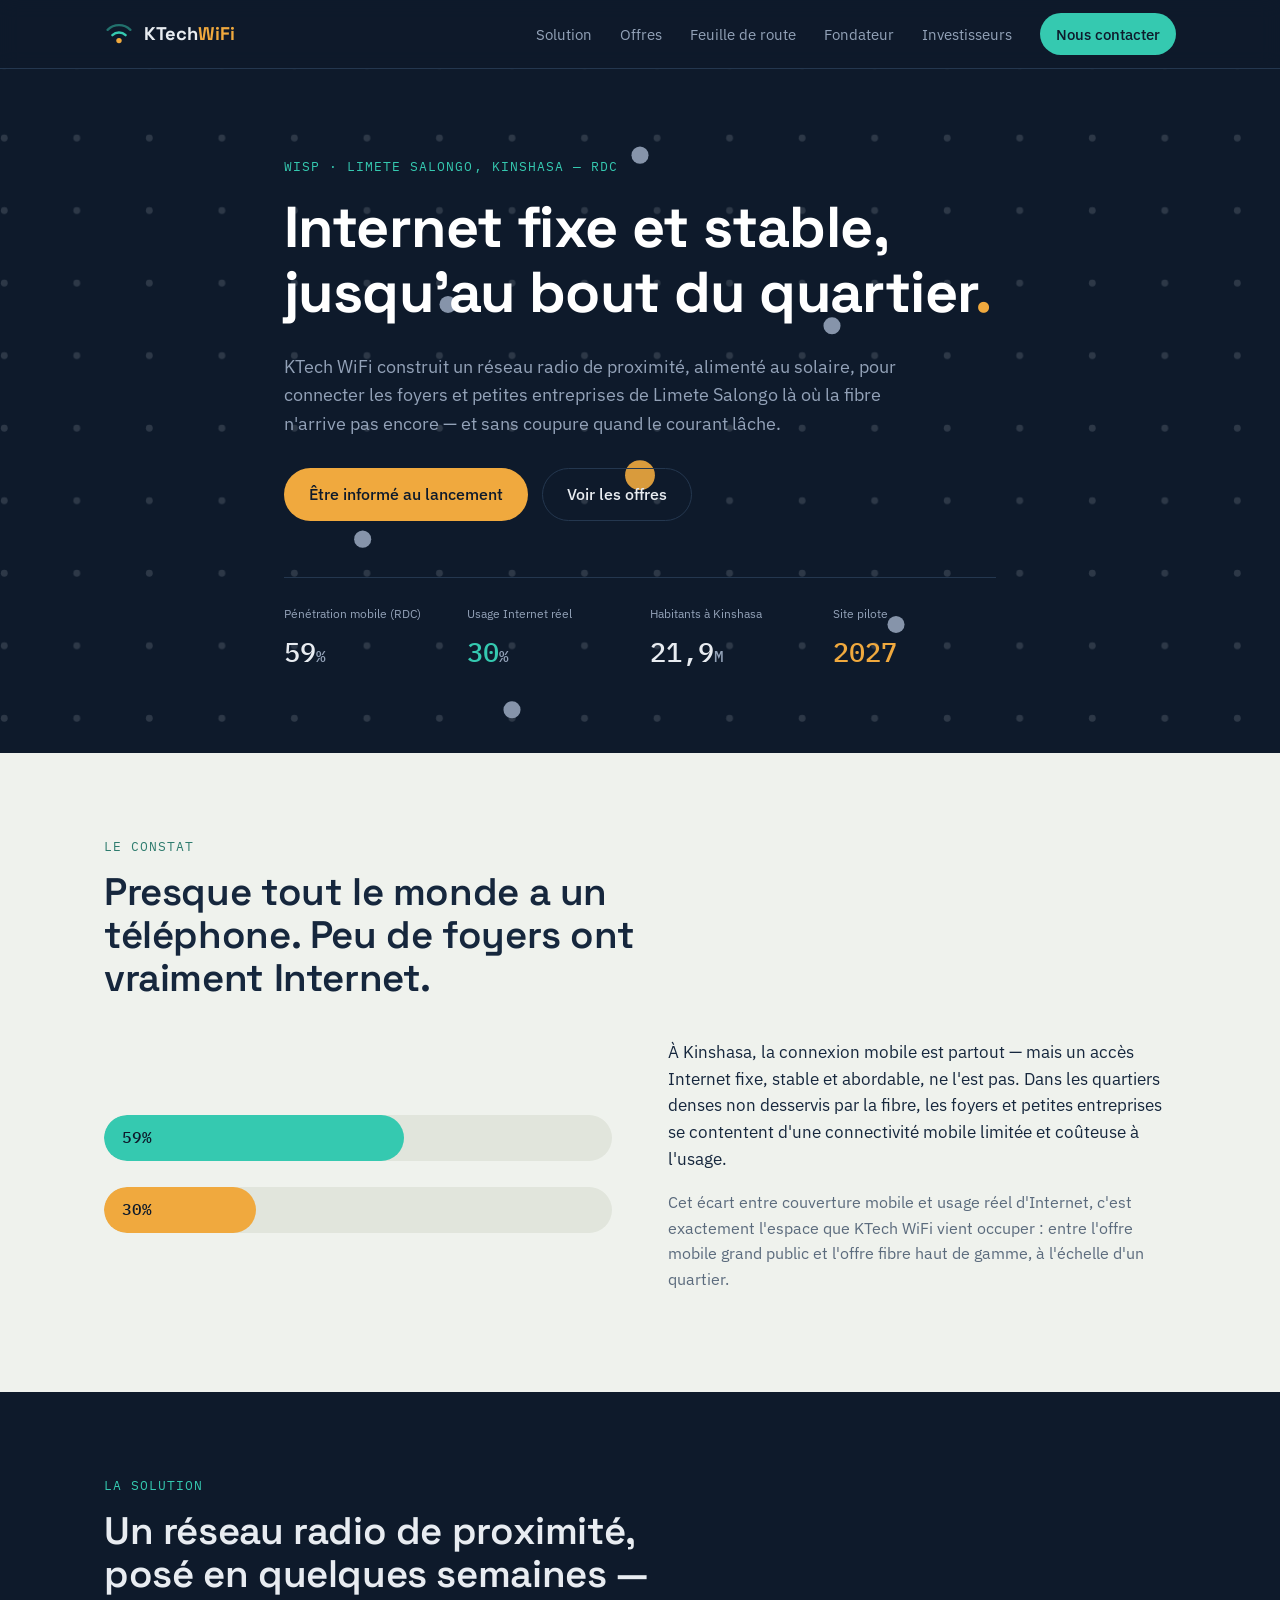
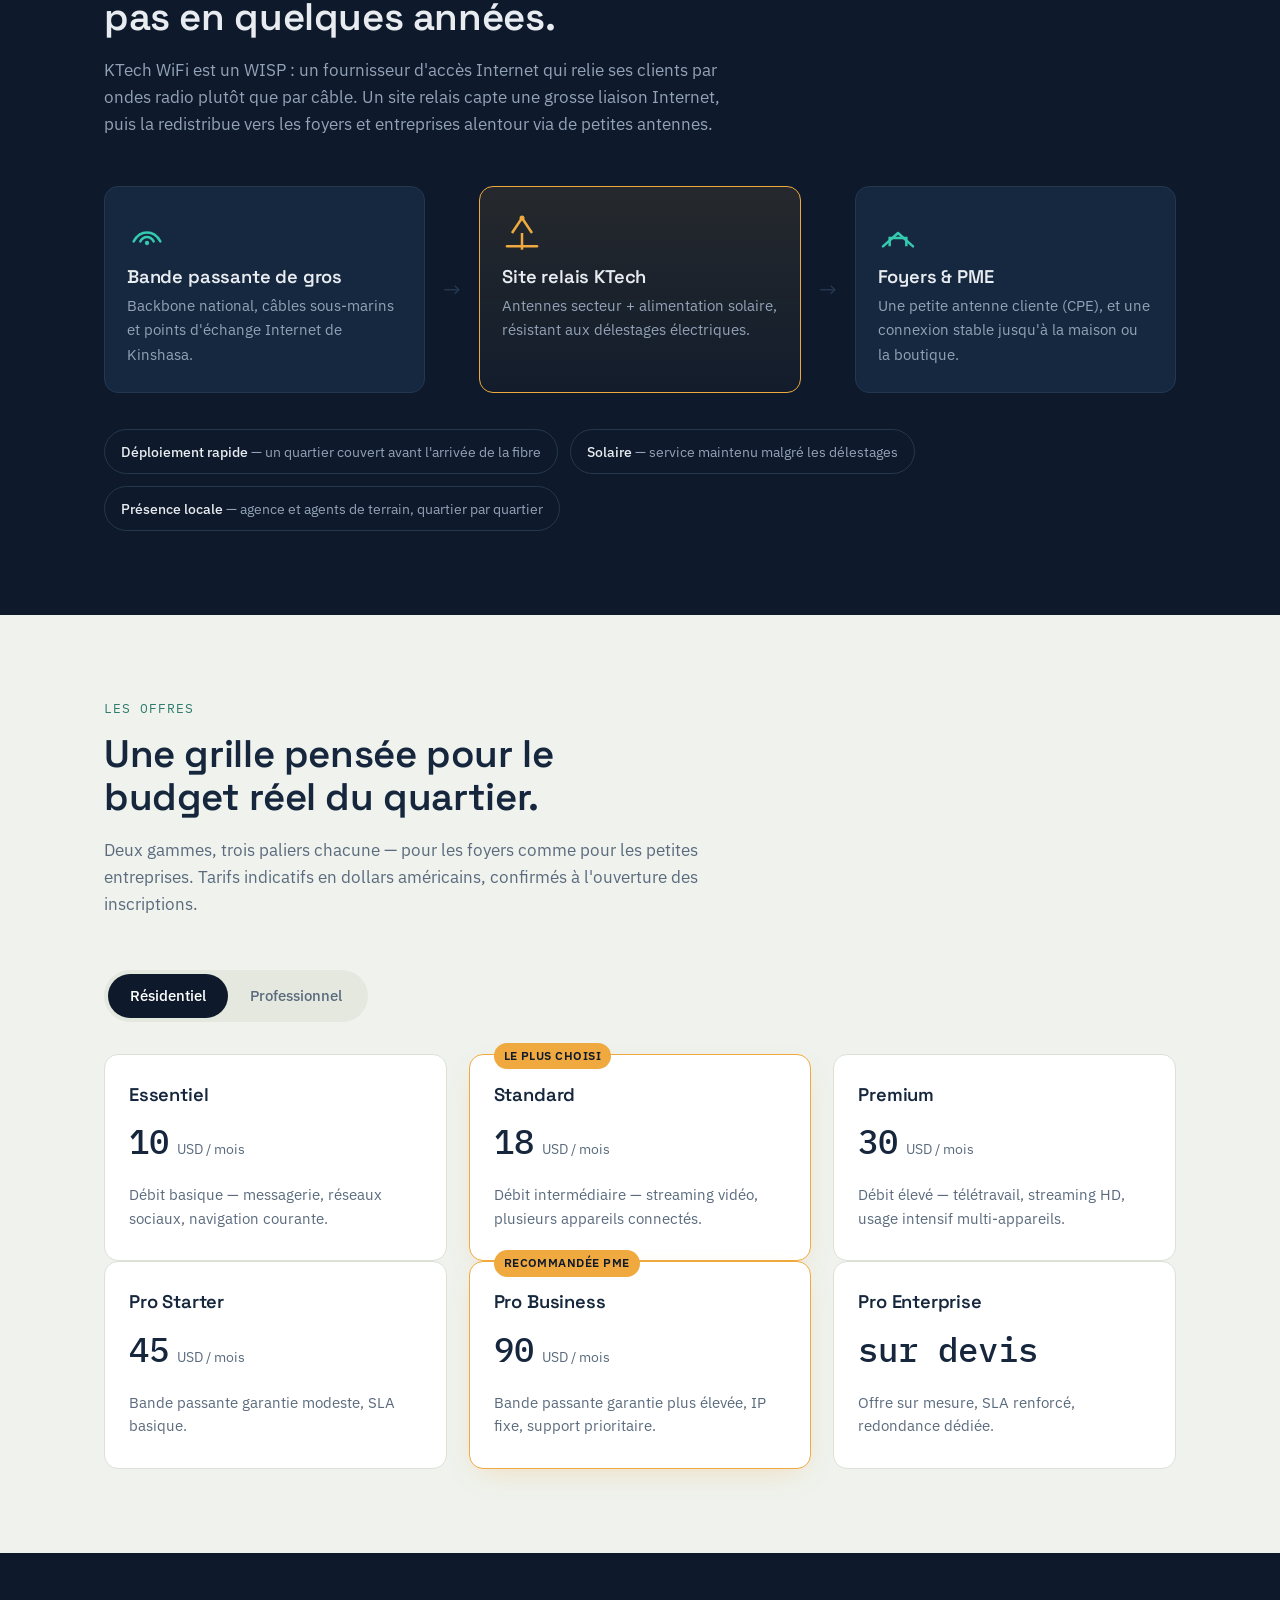
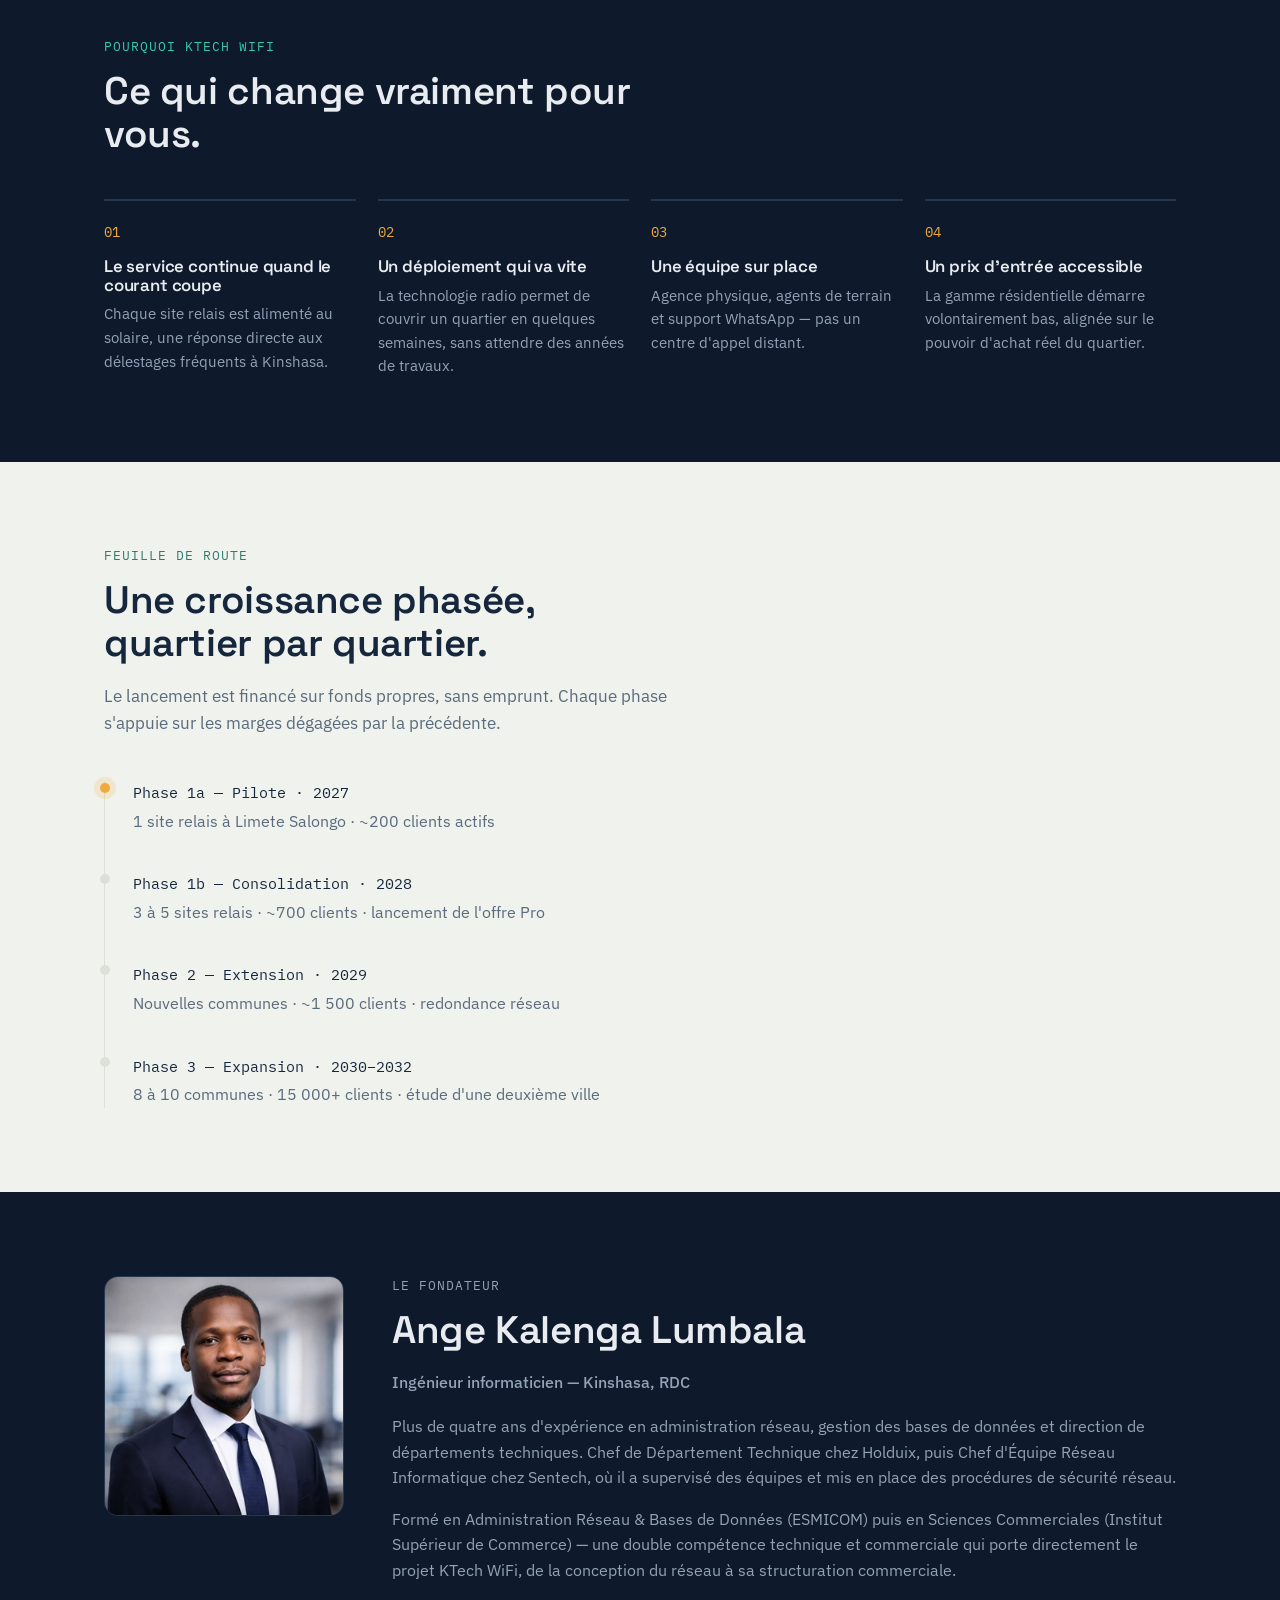
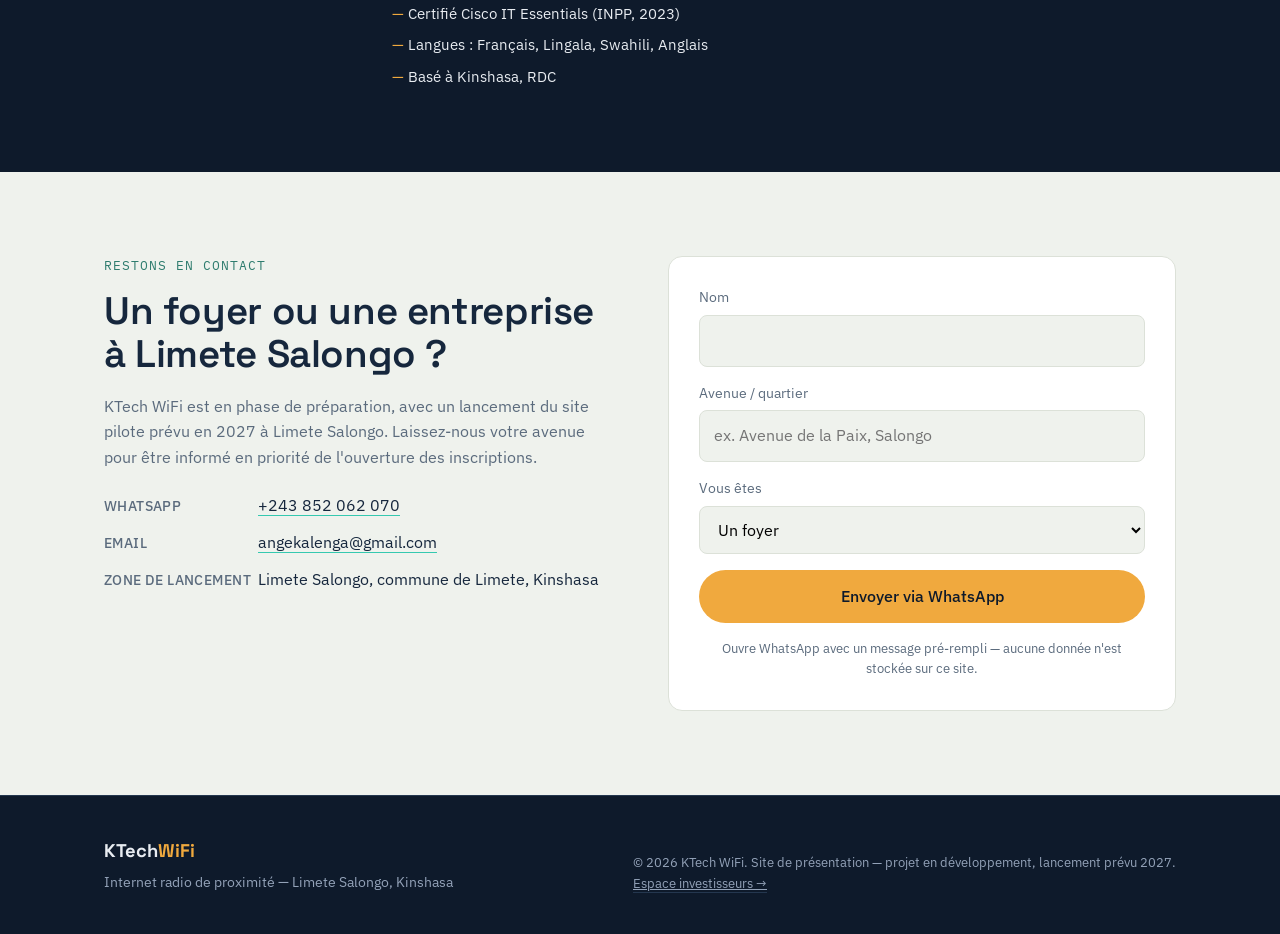
<file: index.html>
<!DOCTYPE html>
<html lang="fr">
<head>
<meta charset="UTF-8">
<meta name="viewport" content="width=device-width, initial-scale=1.0">
<title>KTech WiFi — Internet radio de proximité à Limete Salongo, Kinshasa</title>
<meta name="description" content="KTech WiFi déploie un réseau Internet radio alimenté au solaire pour les foyers et PME de Limete Salongo, Kinshasa. Lancement de la Phase 1a en 2027.">
<link rel="icon" href="data:image/svg+xml,%3Csvg xmlns='http://www.w3.org/2000/svg' viewBox='0 0 100 100'%3E%3Ccircle cx='50' cy='70' r='8' fill='%23F0A93E'/%3E%3Cpath d='M30 55 A28 28 0 0 1 70 55' stroke='%2335C9B0' stroke-width='7' fill='none' stroke-linecap='round'/%3E%3Cpath d='M16 40 A48 48 0 0 1 84 40' stroke='%2335C9B0' stroke-width='7' fill='none' stroke-linecap='round' opacity='0.55'/%3E%3C/svg%3E">
<link rel="preconnect" href="https://fonts.googleapis.com">
<link rel="preconnect" href="https://fonts.gstatic.com" crossorigin>
<link href="https://fonts.googleapis.com/css2?family=Space+Grotesk:wght@500;600;700&family=IBM+Plex+Sans:wght@400;500;600&family=IBM+Plex+Mono:wght@400;500&display=swap" rel="stylesheet">
<link rel="stylesheet" href="style.css">
</head>
<body>

<a class="skip-link" href="#contenu">Aller au contenu</a>

<header class="site-header" id="entete">
  <div class="wrap header-inner">
    <a href="#top" class="brand">
      <span class="brand-mark" aria-hidden="true">
        <svg viewBox="0 0 100 100"><circle cx="50" cy="72" r="9" fill="var(--gold)"/><path d="M28 54 A32 32 0 0 1 72 54" stroke="var(--teal)" stroke-width="8" fill="none" stroke-linecap="round"/><path d="M12 36 A54 54 0 0 1 88 36" stroke="var(--teal)" stroke-width="8" fill="none" stroke-linecap="round" opacity="0.5"/></svg>
      </span>
      <span class="brand-name">KTech<span class="brand-name-accent">WiFi</span></span>
    </a>

    <nav class="site-nav" id="site-nav" aria-label="Navigation principale">
      <a href="#solution">Solution</a>
      <a href="#offres">Offres</a>
      <a href="#feuille-de-route">Feuille de route</a>
      <a href="#fondateur">Fondateur</a>
      <a href="investisseurs.html">Investisseurs</a>
      <a href="#contact" class="nav-cta">Nous contacter</a>
    </nav>

    <button class="nav-toggle" id="nav-toggle" aria-expanded="false" aria-controls="site-nav" aria-label="Ouvrir le menu">
      <span></span><span></span><span></span>
    </button>
  </div>
</header>

<main id="contenu">

  <!-- HERO -->
  <section class="hero" id="top">
    <div class="signal-field" aria-hidden="true">
      <svg class="signal-svg" viewBox="0 0 600 600" preserveAspectRatio="xMidYMid slice">
        <defs>
          <pattern id="dots" width="34" height="34" patternUnits="userSpaceOnUse">
            <circle cx="2" cy="2" r="1.6" fill="rgba(232,236,241,0.16)"/>
          </pattern>
        </defs>
        <rect x="0" y="0" width="600" height="600" fill="url(#dots)"/>
        <g class="pulse-rings">
          <circle class="ring r1" cx="300" cy="330" r="40"/>
          <circle class="ring r2" cx="300" cy="330" r="40"/>
          <circle class="ring r3" cx="300" cy="330" r="40"/>
        </g>
        <circle class="mast-dot" cx="300" cy="330" r="7"/>
        <g class="homes">
          <circle class="home h1" cx="210" cy="250" r="4"/>
          <circle class="home h2" cx="390" cy="260" r="4"/>
          <circle class="home h3" cx="170" cy="360" r="4"/>
          <circle class="home h4" cx="420" cy="400" r="4"/>
          <circle class="home h5" cx="300" cy="180" r="4"/>
          <circle class="home h6" cx="240" cy="440" r="4"/>
        </g>
      </svg>
    </div>

    <div class="wrap hero-inner">
      <p class="eyebrow">WISP · Limete Salongo, Kinshasa — RDC</p>
      <h1>Internet fixe et stable, jusqu'au bout du quartier<span class="accent-dot">.</span></h1>
      <p class="hero-sub">KTech WiFi construit un réseau radio de proximité, alimenté au solaire, pour connecter les foyers et petites entreprises de Limete Salongo là où la fibre n'arrive pas encore — et sans coupure quand le courant lâche.</p>
      <div class="hero-actions">
        <a class="btn btn-primary" href="https://wa.me/243852062070?text=Bonjour%20KTech%20WiFi%2C%20je%20souhaite%20être%20informé%20du%20lancement." target="_blank" rel="noopener">Être informé au lancement</a>
        <a class="btn btn-ghost" href="#offres">Voir les offres</a>
      </div>

      <dl class="hero-stats">
        <div class="stat">
          <dt>Pénétration mobile (RDC)</dt>
          <dd><span class="mono">59<small>%</small></span></dd>
        </div>
        <div class="stat">
          <dt>Usage Internet réel</dt>
          <dd><span class="mono accent-teal">30<small>%</small></span></dd>
        </div>
        <div class="stat">
          <dt>Habitants à Kinshasa</dt>
          <dd><span class="mono">21,9<small>M</small></span></dd>
        </div>
        <div class="stat">
          <dt>Site pilote</dt>
          <dd><span class="mono accent-gold">2027</span></dd>
        </div>
      </dl>
    </div>
  </section>

  <!-- LE CONSTAT -->
  <section class="section section-paper" id="constat">
    <div class="wrap">
      <p class="kicker">Le constat</p>
      <h2>Presque tout le monde a un téléphone. Peu de foyers ont vraiment Internet.</h2>
      <div class="gap-grid">
        <div class="gap-visual" aria-hidden="true">
          <div class="gap-bar">
            <div class="gap-bar-fill mobile"><span>59%</span></div>
            <p class="gap-label">Téléphonie mobile</p>
          </div>
          <div class="gap-bar">
            <div class="gap-bar-fill internet"><span>30%</span></div>
            <p class="gap-label">Internet réellement utilisé</p>
          </div>
        </div>
        <div class="gap-copy">
          <p>À Kinshasa, la connexion mobile est partout — mais un accès Internet fixe, stable et abordable, ne l'est pas. Dans les quartiers denses non desservis par la fibre, les foyers et petites entreprises se contentent d'une connectivité mobile limitée et coûteuse à l'usage.</p>
          <p>Cet écart entre couverture mobile et usage réel d'Internet, c'est exactement l'espace que KTech WiFi vient occuper : entre l'offre mobile grand public et l'offre fibre haut de gamme, à l'échelle d'un quartier.</p>
        </div>
      </div>
    </div>
  </section>

  <!-- SOLUTION -->
  <section class="section section-ink" id="solution">
    <div class="wrap">
      <p class="kicker">La solution</p>
      <h2>Un réseau radio de proximité, posé en quelques semaines — pas en quelques années.</h2>
      <p class="section-lead">KTech WiFi est un WISP : un fournisseur d'accès Internet qui relie ses clients par ondes radio plutôt que par câble. Un site relais capte une grosse liaison Internet, puis la redistribue vers les foyers et entreprises alentour via de petites antennes.</p>

      <div class="flow" role="list">
        <div class="flow-step" role="listitem">
          <span class="flow-icon" aria-hidden="true">
            <svg viewBox="0 0 48 48"><path d="M8 34c8-14 24-14 32 0" stroke="currentColor" stroke-width="3" fill="none" stroke-linecap="round"/><path d="M16 34c4-7 12-7 16 0" stroke="currentColor" stroke-width="3" fill="none" stroke-linecap="round"/><circle cx="24" cy="36" r="2.6" fill="currentColor"/></svg>
          </span>
          <h3>Bande passante de gros</h3>
          <p>Backbone national, câbles sous-marins et points d'échange Internet de Kinshasa.</p>
        </div>
        <span class="flow-arrow" aria-hidden="true">→</span>
        <div class="flow-step flow-step-hl" role="listitem">
          <span class="flow-icon" aria-hidden="true">
            <svg viewBox="0 0 48 48"><path d="M24 44V24" stroke="currentColor" stroke-width="3"/><path d="M12 24 24 6l12 18" stroke="currentColor" stroke-width="3" fill="none" stroke-linejoin="round"/><circle cx="24" cy="6" r="3" fill="currentColor"/><path d="M6 40h36" stroke="currentColor" stroke-width="3" stroke-linecap="round"/></svg>
          </span>
          <h3>Site relais KTech</h3>
          <p>Antennes secteur + alimentation solaire, résistant aux délestages électriques.</p>
        </div>
        <span class="flow-arrow" aria-hidden="true">→</span>
        <div class="flow-step" role="listitem">
          <span class="flow-icon" aria-hidden="true">
            <svg viewBox="0 0 48 48"><path d="M6 40 24 24l18 16" stroke="currentColor" stroke-width="3" fill="none" stroke-linejoin="round" stroke-linecap="round"/><path d="M14 40V30h20v10" stroke="currentColor" stroke-width="3" fill="none"/></svg>
          </span>
          <h3>Foyers &amp; PME</h3>
          <p>Une petite antenne cliente (CPE), et une connexion stable jusqu'à la maison ou la boutique.</p>
        </div>
      </div>

      <div class="chips">
        <span class="chip"><strong>Déploiement rapide</strong> — un quartier couvert avant l'arrivée de la fibre</span>
        <span class="chip"><strong>Solaire</strong> — service maintenu malgré les délestages</span>
        <span class="chip"><strong>Présence locale</strong> — agence et agents de terrain, quartier par quartier</span>
      </div>
    </div>
  </section>

  <!-- OFFRES -->
  <section class="section section-paper" id="offres">
    <div class="wrap">
      <p class="kicker">Les offres</p>
      <h2>Une grille pensée pour le budget réel du quartier.</h2>
      <p class="section-lead">Deux gammes, trois paliers chacune — pour les foyers comme pour les petites entreprises. Tarifs indicatifs en dollars américains, confirmés à l'ouverture des inscriptions.</p>

      <div class="pricing-tabs" role="tablist" aria-label="Choisir une gamme d'offres">
        <button class="tab-btn is-active" role="tab" aria-selected="true" aria-controls="panel-residentiel" id="tab-residentiel" data-target="panel-residentiel">Résidentiel</button>
        <button class="tab-btn" role="tab" aria-selected="false" aria-controls="panel-pro" id="tab-pro" data-target="panel-pro">Professionnel</button>
      </div>

      <div class="pricing-grid" id="panel-residentiel" role="tabpanel" aria-labelledby="tab-residentiel">
        <article class="price-card">
          <h3>Essentiel</h3>
          <p class="price"><span class="mono">10</span><small>USD / mois</small></p>
          <p class="price-desc">Débit basique — messagerie, réseaux sociaux, navigation courante.</p>
        </article>
        <article class="price-card price-card-hl">
          <p class="price-tag">Le plus choisi</p>
          <h3>Standard</h3>
          <p class="price"><span class="mono">18</span><small>USD / mois</small></p>
          <p class="price-desc">Débit intermédiaire — streaming vidéo, plusieurs appareils connectés.</p>
        </article>
        <article class="price-card">
          <h3>Premium</h3>
          <p class="price"><span class="mono">30</span><small>USD / mois</small></p>
          <p class="price-desc">Débit élevé — télétravail, streaming HD, usage intensif multi-appareils.</p>
        </article>
      </div>

      <div class="pricing-grid" id="panel-pro" role="tabpanel" aria-labelledby="tab-pro" hidden>
        <article class="price-card">
          <h3>Pro Starter</h3>
          <p class="price"><span class="mono">45</span><small>USD / mois</small></p>
          <p class="price-desc">Bande passante garantie modeste, SLA basique.</p>
        </article>
        <article class="price-card price-card-hl">
          <p class="price-tag">Recommandée PME</p>
          <h3>Pro Business</h3>
          <p class="price"><span class="mono">90</span><small>USD / mois</small></p>
          <p class="price-desc">Bande passante garantie plus élevée, IP fixe, support prioritaire.</p>
        </article>
        <article class="price-card">
          <h3>Pro Enterprise</h3>
          <p class="price"><span class="mono">sur devis</span></p>
          <p class="price-desc">Offre sur mesure, SLA renforcé, redondance dédiée.</p>
        </article>
      </div>
    </div>
  </section>

  <!-- POURQUOI NOUS -->
  <section class="section section-ink" id="pourquoi">
    <div class="wrap">
      <p class="kicker">Pourquoi KTech WiFi</p>
      <h2>Ce qui change vraiment pour vous.</h2>
      <div class="why-grid">
        <article class="why-card">
          <span class="why-num mono">01</span>
          <h3>Le service continue quand le courant coupe</h3>
          <p>Chaque site relais est alimenté au solaire, une réponse directe aux délestages fréquents à Kinshasa.</p>
        </article>
        <article class="why-card">
          <span class="why-num mono">02</span>
          <h3>Un déploiement qui va vite</h3>
          <p>La technologie radio permet de couvrir un quartier en quelques semaines, sans attendre des années de travaux.</p>
        </article>
        <article class="why-card">
          <span class="why-num mono">03</span>
          <h3>Une équipe sur place</h3>
          <p>Agence physique, agents de terrain et support WhatsApp — pas un centre d'appel distant.</p>
        </article>
        <article class="why-card">
          <span class="why-num mono">04</span>
          <h3>Un prix d'entrée accessible</h3>
          <p>La gamme résidentielle démarre volontairement bas, alignée sur le pouvoir d'achat réel du quartier.</p>
        </article>
      </div>
    </div>
  </section>

  <!-- FEUILLE DE ROUTE -->
  <section class="section section-paper" id="feuille-de-route">
    <div class="wrap">
      <p class="kicker">Feuille de route</p>
      <h2>Une croissance phasée, quartier par quartier.</h2>
      <p class="section-lead">Le lancement est financé sur fonds propres, sans emprunt. Chaque phase s'appuie sur les marges dégagées par la précédente.</p>

      <ol class="roadmap">
        <li class="road-item is-current">
          <div class="road-ring" aria-hidden="true"><span></span></div>
          <div class="road-body">
            <p class="road-phase">Phase 1a — Pilote · 2027</p>
            <p class="road-detail">1 site relais à Limete Salongo · ~200 clients actifs</p>
          </div>
        </li>
        <li class="road-item">
          <div class="road-ring" aria-hidden="true"><span></span></div>
          <div class="road-body">
            <p class="road-phase">Phase 1b — Consolidation · 2028</p>
            <p class="road-detail">3 à 5 sites relais · ~700 clients · lancement de l'offre Pro</p>
          </div>
        </li>
        <li class="road-item">
          <div class="road-ring" aria-hidden="true"><span></span></div>
          <div class="road-body">
            <p class="road-phase">Phase 2 — Extension · 2029</p>
            <p class="road-detail">Nouvelles communes · ~1 500 clients · redondance réseau</p>
          </div>
        </li>
        <li class="road-item">
          <div class="road-ring" aria-hidden="true"><span></span></div>
          <div class="road-body">
            <p class="road-phase">Phase 3 — Expansion · 2030–2032</p>
            <p class="road-detail">8 à 10 communes · 15 000+ clients · étude d'une deuxième ville</p>
          </div>
        </li>
      </ol>
    </div>
  </section>

  <!-- FONDATEUR -->
  <section class="section section-ink" id="fondateur">
    <div class="wrap founder-grid">
      <div class="founder-photo">
        <img src="assets/fondateur.jpg" alt="Portrait d'Ange Kalenga Lumbala, fondateur de KTech WiFi" loading="lazy">
      </div>
      <div class="founder-copy">
        <p class="kicker">Le fondateur</p>
        <h2>Ange Kalenga Lumbala</h2>
        <p class="founder-title">Ingénieur informaticien — Kinshasa, RDC</p>
        <p>Plus de quatre ans d'expérience en administration réseau, gestion des bases de données et direction de départements techniques. Chef de Département Technique chez Holduix, puis Chef d'Équipe Réseau Informatique chez Sentech, où il a supervisé des équipes et mis en place des procédures de sécurité réseau.</p>
        <p>Formé en Administration Réseau &amp; Bases de Données (ESMICOM) puis en Sciences Commerciales (Institut Supérieur de Commerce) — une double compétence technique et commerciale qui porte directement le projet KTech WiFi, de la conception du réseau à sa structuration commerciale.</p>
        <ul class="founder-facts">
          <li>Certifié Cisco IT Essentials (INPP, 2023)</li>
          <li>Langues : Français, Lingala, Swahili, Anglais</li>
          <li>Basé à Kinshasa, RDC</li>
        </ul>
      </div>
    </div>
  </section>

  <!-- CONTACT -->
  <section class="section section-paper" id="contact">
    <div class="wrap contact-grid">
      <div class="contact-copy">
        <p class="kicker">Restons en contact</p>
        <h2>Un foyer ou une entreprise à Limete Salongo&nbsp;?</h2>
        <p>KTech WiFi est en phase de préparation, avec un lancement du site pilote prévu en 2027 à Limete Salongo. Laissez-nous votre avenue pour être informé en priorité de l'ouverture des inscriptions.</p>
        <ul class="contact-list">
          <li><strong>WhatsApp</strong> <a href="https://wa.me/243852062070" target="_blank" rel="noopener">+243 852 062 070</a></li>
          <li><strong>Email</strong> <a href="mailto:angekalenga@gmail.com">angekalenga@gmail.com</a></li>
          <li><strong>Zone de lancement</strong> Limete Salongo, commune de Limete, Kinshasa</li>
        </ul>
      </div>

      <form class="contact-form" id="contact-form">
        <div class="field">
          <label for="f-name">Nom</label>
          <input type="text" id="f-name" name="name" required autocomplete="name">
        </div>
        <div class="field">
          <label for="f-avenue">Avenue / quartier</label>
          <input type="text" id="f-avenue" name="avenue" placeholder="ex. Avenue de la Paix, Salongo" required>
        </div>
        <div class="field">
          <label for="f-profil">Vous êtes</label>
          <select id="f-profil" name="profil">
            <option value="Foyer">Un foyer</option>
            <option value="PME / commerce">Une PME / un commerce</option>
          </select>
        </div>
        <button type="submit" class="btn btn-primary btn-block">Envoyer via WhatsApp</button>
        <p class="form-note">Ouvre WhatsApp avec un message pré-rempli — aucune donnée n'est stockée sur ce site.</p>
      </form>
    </div>
  </section>

</main>

<footer class="site-footer">
  <div class="wrap footer-inner">
    <div>
      <span class="brand-name">KTech<span class="brand-name-accent">WiFi</span></span>
      <p class="footer-tag">Internet radio de proximité — Limete Salongo, Kinshasa</p>
    </div>
    <p class="footer-legal">© 2026 KTech WiFi. Site de présentation — projet en développement, lancement prévu 2027.<br><a href="investisseurs.html" style="color:var(--text-muted-dark);border-bottom:1px solid var(--ink-line);">Espace investisseurs →</a></p>
  </div>
</footer>

<script src="script.js"></script>
</body>
</html>
</file>
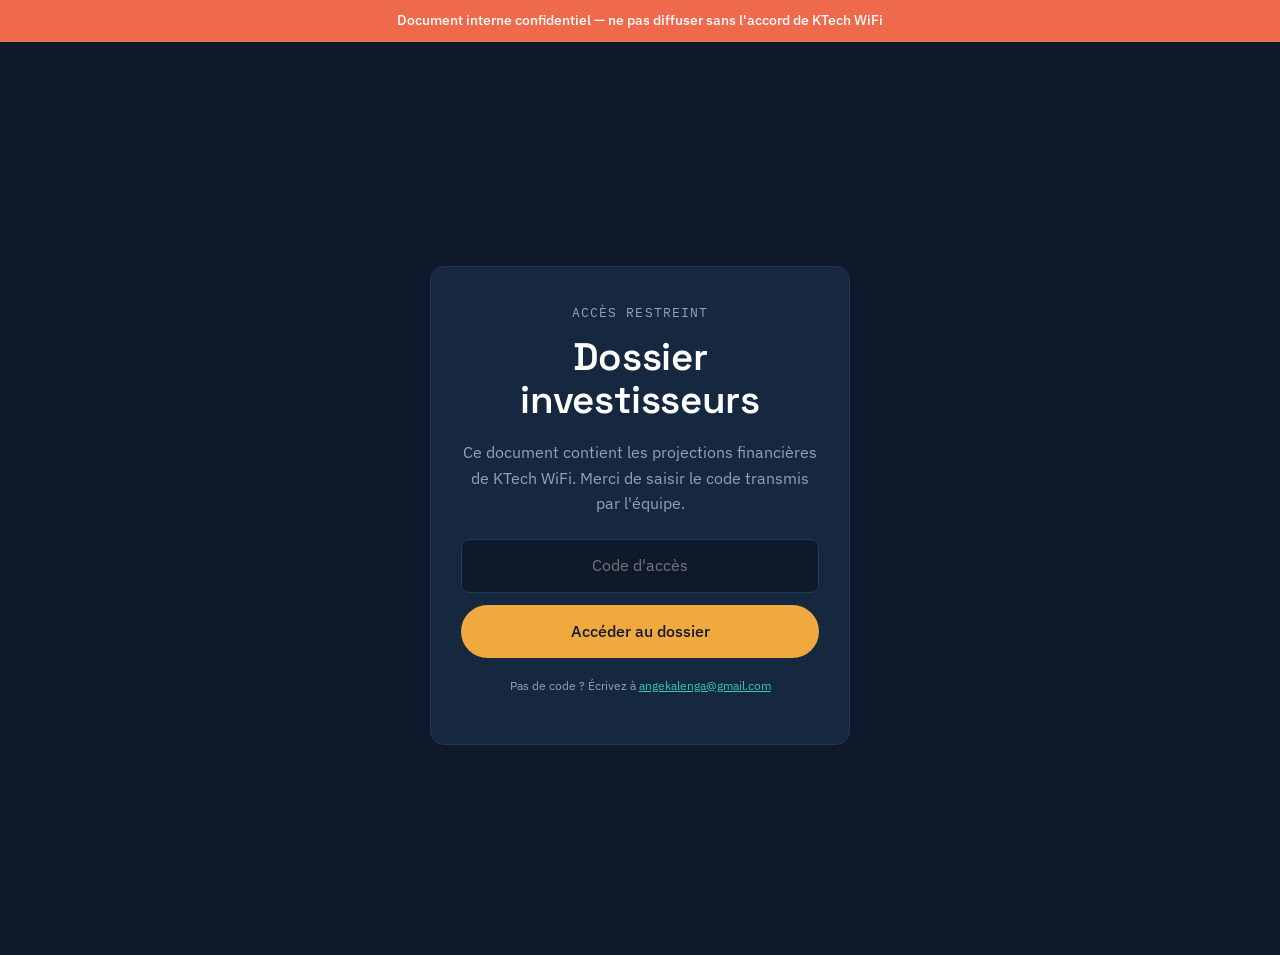
<file: investisseurs.html>
<!DOCTYPE html>
<html lang="fr">
<head>
<meta charset="UTF-8">
<meta name="viewport" content="width=device-width, initial-scale=1.0">
<title>KTech WiFi — Dossier investisseurs</title>
<meta name="robots" content="noindex, nofollow">
<link rel="preconnect" href="https://fonts.googleapis.com">
<link rel="preconnect" href="https://fonts.gstatic.com" crossorigin>
<link href="https://fonts.googleapis.com/css2?family=Space+Grotesk:wght@500;600;700&family=IBM+Plex+Sans:wght@400;500;600&family=IBM+Plex+Mono:wght@400;500&display=swap" rel="stylesheet">
<link rel="stylesheet" href="style.css">
</head>
<body>

<p class="confidential-banner">Document interne confidentiel — ne pas diffuser sans l'accord de KTech WiFi</p>

<!-- ÉCRAN D'ACCÈS -->
<div class="gate" id="gate">
  <div class="gate-box">
    <p class="kicker">Accès restreint</p>
    <h2>Dossier investisseurs</h2>
    <p>Ce document contient les projections financières de KTech WiFi. Merci de saisir le code transmis par l'équipe.</p>
    <div class="gate-form">
      <input type="text" id="gate-code" placeholder="Code d'accès" autocomplete="off" autocapitalize="off" autocorrect="off" spellcheck="false">
      <button type="button" class="btn btn-primary" id="gate-submit">Accéder au dossier</button>
      <p class="gate-error" id="gate-error" hidden>Code incorrect — réessayez.</p>
    </div>
    <p class="gate-hint">Pas de code&nbsp;? Écrivez à <a href="mailto:angekalenga@gmail.com" style="color:var(--teal)">angekalenga@gmail.com</a></p>
  </div>
</div>

<!-- DOCUMENT -->
<div id="doc" hidden>

  <header class="site-header">
    <div class="wrap header-inner">
      <a href="index.html" class="brand">
        <span class="brand-mark" aria-hidden="true">
          <svg viewBox="0 0 100 100"><circle cx="50" cy="72" r="9" fill="var(--gold)"/><path d="M28 54 A32 32 0 0 1 72 54" stroke="var(--teal)" stroke-width="8" fill="none" stroke-linecap="round"/><path d="M12 36 A54 54 0 0 1 88 36" stroke="var(--teal)" stroke-width="8" fill="none" stroke-linecap="round" opacity="0.5"/></svg>
        </span>
        <span class="brand-name">KTech<span class="brand-name-accent">WiFi</span></span>
      </a>
      <a href="index.html" class="back-link">← Retour au site public</a>
    </div>
  </header>

  <p class="gate-welcome" id="gate-welcome" hidden></p>

  <main>

    <!-- HERO -->
    <section class="hero" style="padding:64px 0 40px;">
      <div class="wrap hero-inner">
        <p class="eyebrow">Dossier investisseurs · Confidentiel</p>
        <h1 style="font-size:clamp(1.9rem,4.5vw,3rem);">Le dossier financier de KTech WiFi.</h1>
        <p class="hero-sub">Hypothèses, CAPEX, projections sur 3 ans et scénario prudent — pour évaluer sereinement l'opportunité KTech WiFi. Basé sur le business plan v4.1 et le modèle financier v3.3.</p>

        <dl class="exec-stats">
          <div class="exec-stat">
            <dt>Investissement initial (Phase 1a)</dt>
            <dd class="mono">18 800 <small style="font-size:1rem;color:var(--text-muted-dark);">USD</small></dd>
          </div>
          <div class="exec-stat">
            <dt>EBITDA trimestriel positif dès</dt>
            <dd class="mono">T2 2027</dd>
          </div>
          <div class="exec-stat">
            <dt>Clients projetés — fin Année 3</dt>
            <dd class="mono">1 500 <small style="font-size:1rem;color:var(--text-muted-dark);">(scén. favorable)</small></dd>
          </div>
        </dl>
      </div>
    </section>

    <!-- RÉSUMÉ EXÉCUTIF -->
    <section class="section section-paper">
      <div class="wrap">
        <p class="kicker">Résumé exécutif</p>
        <h2>Occuper l'espace entre le mobile et la fibre, quartier par quartier.</h2>
        <p class="section-lead">KTech WiFi est un WISP (fournisseur d'accès Internet radio) qui démarre par un site pilote à Limete Salongo, Kinshasa, avant une extension phasée financée par les marges dégagées à chaque étape — sans recours à l'emprunt. L'investissement de démarrage couvre un site relais complet, alimenté au solaire pour rester actif malgré les délestages électriques fréquents dans la ville.</p>
      </div>
    </section>

    <!-- MARCHÉ -->
    <section class="section section-ink">
      <div class="wrap">
        <p class="kicker">Le marché</p>
        <h2>Un écart de connectivité mesurable, à Kinshasa même.</h2>
        <div class="gap-grid" style="margin-top:32px;">
          <div class="gap-visual" aria-hidden="true">
            <div class="gap-bar">
              <div class="gap-bar-fill mobile"><span>59%</span></div>
              <p class="gap-label" style="color:var(--text-muted-dark);">Pénétration mobile (RDC)</p>
            </div>
            <div class="gap-bar">
              <div class="gap-bar-fill internet"><span>30%</span></div>
              <p class="gap-label" style="color:var(--text-muted-dark);">Usage Internet réel</p>
            </div>
          </div>
          <div class="gap-copy">
            <p style="color:var(--text-on-dark);">Kinshasa compte environ 21,9 millions d'habitants. La couverture mobile y est quasi générale, mais l'usage Internet réel reste très en retrait — faute d'offre fixe stable et abordable dans les quartiers denses non couverts par la fibre.</p>
            <p>C'est cet écart, entre l'offre mobile grand public et l'offre fibre haut de gamme, que KTech WiFi vise à combler à l'échelle d'un quartier, avant d'étendre le modèle.</p>
          </div>
        </div>
      </div>
    </section>

    <!-- MODÈLE ÉCONOMIQUE -->
    <section class="section section-paper">
      <div class="wrap">
        <p class="kicker">Modèle économique</p>
        <h2>Grille tarifaire et revenu moyen par client.</h2>
        <p class="section-lead">Tarifs de travail, à confirmer par un test terrain avant lancement commercial.</p>

        <table class="data-table">
          <thead>
            <tr><th>Offre</th><th class="num">Prix / mois</th><th class="num">Part de la gamme</th></tr>
          </thead>
          <tbody>
            <tr><td>Résidentiel — Essentiel</td><td class="num">10 USD</td><td class="num">40 %</td></tr>
            <tr><td>Résidentiel — Standard</td><td class="num">18 USD</td><td class="num">40 %</td></tr>
            <tr><td>Résidentiel — Premium</td><td class="num">30 USD</td><td class="num">20 %</td></tr>
            <tr><td>Pro — Starter</td><td class="num">45 USD</td><td class="num">60 %</td></tr>
            <tr><td>Pro — Business</td><td class="num">90 USD</td><td class="num">30 %</td></tr>
            <tr><td>Pro — Enterprise</td><td class="num">≈150 USD*</td><td class="num">10 %</td></tr>
          </tbody>
        </table>
        <p style="font-size:0.85rem;color:var(--text-muted-light);">* Moyenne sur devis, offre sur mesure.</p>

        <div class="exec-stats" style="margin-top:12px;">
          <div class="exec-stat" style="border-color:var(--paper-line);">
            <dt style="color:var(--text-muted-light);">ARPU résidentiel</dt>
            <dd class="mono" style="color:var(--text-on-light);">17,20 USD</dd>
          </div>
          <div class="exec-stat" style="border-color:var(--paper-line);">
            <dt style="color:var(--text-muted-light);">ARPU professionnel</dt>
            <dd class="mono" style="color:var(--text-on-light);">69 USD</dd>
          </div>
          <div class="exec-stat" style="border-color:var(--paper-line);">
            <dt style="color:var(--text-muted-light);">ARPU global pondéré</dt>
            <dd class="mono" style="color:var(--text-on-light);">30,15 USD</dd>
          </div>
        </div>
        <p style="font-size:0.85rem;color:var(--text-muted-light);margin-top:8px;">Mix de clientèle retenu : 75 % résidentiel / 25 % professionnel.</p>
      </div>
    </section>

    <!-- CAPEX -->
    <section class="section section-ink">
      <div class="wrap">
        <p class="kicker">Investissement initial — Phase 1a</p>
        <h2>18 800 USD pour mettre le site pilote en service.</h2>
        <p class="section-lead">Estimation de travail ; devis fournisseurs réels à obtenir avant engagement (antennes, CPE, kit solaire, bande passante de gros).</p>

        <table class="data-table">
          <thead><tr><th>Poste</th><th class="num">Montant</th></tr></thead>
          <tbody>
            <tr><td>Site POP + relais (mât, installation)</td><td class="num">2 500 USD</td></tr>
            <tr><td>Antennes secteur PtMP</td><td class="num">1 200 USD</td></tr>
            <tr><td>Équipements cœur (routeur / switch)</td><td class="num">1 000 USD</td></tr>
            <tr><td>Kit solaire + batteries + onduleur</td><td class="num">1 800 USD</td></tr>
            <tr><td>Stock CPE clients (≈ 60 unités)</td><td class="num">2 700 USD</td></tr>
            <tr><td>Câblage / installation</td><td class="num">800 USD</td></tr>
            <tr><td>Plateforme abonnés / facturation</td><td class="num">500 USD</td></tr>
            <tr><td>Bande passante — caution + 1er mois</td><td class="num">1 500 USD</td></tr>
            <tr><td>Démarches administratives (RCCM, NIF, ARPTC)</td><td class="num">800 USD</td></tr>
            <tr><td>Fonds de roulement initial (3 mois)</td><td class="num">4 500 USD</td></tr>
            <tr><td>Imprévus</td><td class="num">1 500 USD</td></tr>
          </tbody>
          <tfoot><tr><td>Total CAPEX initial</td><td class="num">18 800 USD</td></tr></tfoot>
        </table>
        <p style="font-size:0.85rem;color:var(--text-muted-dark);">Amortissement linéaire sur 3 ans.</p>
      </div>
    </section>

    <!-- CHARGES -->
    <section class="section section-paper">
      <div class="wrap">
        <p class="kicker">Charges d'exploitation</p>
        <h2>Deux hypothèses de charges, favorable et prudente.</h2>
        <div class="scenario-row">
          <span class="label">Charges de base — T1 2027 (scénario favorable)</span>
          <span class="value">1 500 USD / mois</span>
        </div>
        <div class="scenario-row">
          <span class="label">Charges de base — T1 2027 (scénario prudent)</span>
          <span class="value">1 900 USD / mois</span>
        </div>
        <div class="scenario-row">
          <span class="label">Croissance trimestrielle des charges (favorable)</span>
          <span class="value">8 %</span>
        </div>
        <div class="scenario-row">
          <span class="label">Croissance trimestrielle des charges (prudent)</span>
          <span class="value">11 %</span>
        </div>
        <p style="font-size:0.9rem;color:var(--text-muted-light);">Couvrent salaires de l'équipe pilote, bande passante, loyer du site, maintenance, marketing et administration.</p>
      </div>
    </section>

    <!-- PROJECTIONS -->
    <section class="section section-ink" id="projections">
      <div class="wrap">
        <p class="kicker">Projections financières</p>
        <h2>Trois ans, deux scénarios.</h2>
        <p class="section-lead">Le scénario prudent applique -35 % de clients par rapport au scénario favorable et des charges plus élevées ; la grille tarifaire et le CAPEX restent identiques dans les deux cas.</p>

        <div class="pricing-tabs" role="tablist" aria-label="Choisir un scénario">
          <button class="tab-btn is-active" role="tab" aria-selected="true" data-target="panel-favorable">Scénario favorable</button>
          <button class="tab-btn" role="tab" aria-selected="false" data-target="panel-prudent">Scénario prudent</button>
        </div>

        <div id="panel-favorable">
          <table class="data-table">
            <thead><tr><th>Année</th><th class="num">Clients (fin)</th><th class="num">Chiffre d'affaires</th><th class="num">Charges</th><th class="num">EBITDA</th><th class="num">Résultat net</th></tr></thead>
            <tbody>
              <tr><td>Année 1 — 2027</td><td class="num">200</td><td class="num">36 180 USD</td><td class="num">20 278 USD</td><td class="num">15 902 USD</td><td class="num">9 636 USD</td></tr>
              <tr><td>Année 2 — 2028</td><td class="num">700</td><td class="num">183 536 USD</td><td class="num">27 587 USD</td><td class="num">155 948 USD</td><td class="num">149 682 USD</td></tr>
              <tr><td>Année 3 — 2029</td><td class="num">1 500</td><td class="num">424 960 USD</td><td class="num">37 532 USD</td><td class="num">387 427 USD</td><td class="num">381 161 USD</td></tr>
            </tbody>
          </table>

          <p class="kicker" style="margin-top:32px;">Détail trimestriel — Année 1 (2027)</p>
          <table class="data-table">
            <thead><tr><th>Trimestre</th><th class="num">Clients</th><th class="num">CA</th><th class="num">Charges</th><th class="num">EBITDA</th></tr></thead>
            <tbody>
              <tr><td>T1 2027</td><td class="num">20</td><td class="num">1 809 USD</td><td class="num">4 500 USD</td><td class="num" style="color:var(--coral);">-2 691 USD</td></tr>
              <tr><td>T2 2027</td><td class="num">60</td><td class="num">5 427 USD</td><td class="num">4 860 USD</td><td class="num" style="color:var(--teal);">+567 USD</td></tr>
              <tr><td>T3 2027</td><td class="num">120</td><td class="num">10 854 USD</td><td class="num">5 249 USD</td><td class="num" style="color:var(--teal);">+5 605 USD</td></tr>
              <tr><td>T4 2027</td><td class="num">200</td><td class="num">18 090 USD</td><td class="num">5 669 USD</td><td class="num" style="color:var(--teal);">+12 421 USD</td></tr>
            </tbody>
          </table>
        </div>

        <div id="panel-prudent" hidden>
          <table class="data-table">
            <thead><tr><th>Année</th><th class="num">Clients (fin)</th><th class="num">Chiffre d'affaires</th><th class="num">Charges</th><th class="num">EBITDA</th><th class="num">Résultat net</th></tr></thead>
            <tbody>
              <tr><td>Année 1 — 2027</td><td class="num">130</td><td class="num">23 362 USD</td><td class="num">26 845 USD</td><td class="num" style="color:var(--coral);">-3 484 USD</td><td class="num" style="color:var(--coral);">-9 751 USD</td></tr>
              <tr><td>Année 2 — 2028</td><td class="num">455</td><td class="num">119 394 USD</td><td class="num">40 753 USD</td><td class="num">78 641 USD</td><td class="num">72 374 USD</td></tr>
              <tr><td>Année 3 — 2029</td><td class="num">975</td><td class="num">276 415 USD</td><td class="num">61 866 USD</td><td class="num">214 549 USD</td><td class="num">208 282 USD</td></tr>
            </tbody>
          </table>
          <p style="font-size:0.9rem;color:var(--text-muted-dark);margin-top:16px;">Dans ce scénario, l'Année 1 se termine en EBITDA légèrement négatif ; le point de bascule se déplace de plusieurs trimestres par rapport au scénario favorable (détail trimestriel disponible dans le modèle Excel).</p>
        </div>
      </div>
    </section>

    <!-- COMPARATIF -->
    <section class="section section-paper">
      <div class="wrap">
        <p class="kicker">Comparatif des scénarios</p>
        <h2>Ce que -35 % de clients change réellement.</h2>
        <table class="data-table">
          <thead><tr><th>Écart prudent − favorable</th><th class="num">Année 1</th><th class="num">Année 2</th><th class="num">Année 3</th></tr></thead>
          <tbody>
            <tr><td>Clients actifs</td><td class="num">-70</td><td class="num">-245</td><td class="num">-525</td></tr>
            <tr><td>Chiffre d'affaires</td><td class="num">-12 818 USD</td><td class="num">-64 142 USD</td><td class="num">-148 544 USD</td></tr>
            <tr><td>Charges d'exploitation</td><td class="num">+6 568 USD</td><td class="num">+13 166 USD</td><td class="num">+24 334 USD</td></tr>
            <tr><td>EBITDA</td><td class="num">-19 386 USD</td><td class="num">-77 308 USD</td><td class="num">-172 879 USD</td></tr>
          </tbody>
        </table>

        <div class="breakeven-note">
          <p style="margin:0;"><strong>Seuil de rentabilité</strong> — Dans le scénario favorable, l'EBITDA trimestriel devient positif dès le T2 2027, autour de 60 clients actifs. Le scénario prudent décale ce seuil de plusieurs trimestres du fait de la croissance plus lente et de charges plus élevées.</p>
        </div>
      </div>
    </section>

    <!-- FEUILLE DE ROUTE -->
    <section class="section section-ink">
      <div class="wrap">
        <p class="kicker">Feuille de route</p>
        <h2>Croissance financée par les marges, phase par phase.</h2>
        <ol class="roadmap" style="border-color:var(--ink-line);">
          <li class="road-item is-current">
            <div class="road-ring" aria-hidden="true"><span></span></div>
            <div class="road-body"><p class="road-phase" style="color:var(--text-on-dark);">Phase 1a — Pilote · 2027</p><p class="road-detail" style="color:var(--text-muted-dark);">1 site relais · ~200 clients · validation du modèle</p></div>
          </li>
          <li class="road-item">
            <div class="road-ring" aria-hidden="true"><span></span></div>
            <div class="road-body"><p class="road-phase" style="color:var(--text-on-dark);">Phase 1b — Consolidation · 2028</p><p class="road-detail" style="color:var(--text-muted-dark);">3 à 5 sites · ~700 clients · lancement de l'offre Pro</p></div>
          </li>
          <li class="road-item">
            <div class="road-ring" aria-hidden="true"><span></span></div>
            <div class="road-body"><p class="road-phase" style="color:var(--text-on-dark);">Phase 2 — Extension · 2029</p><p class="road-detail" style="color:var(--text-muted-dark);">Nouvelles communes · ~1 500 clients</p></div>
          </li>
          <li class="road-item">
            <div class="road-ring" aria-hidden="true"><span></span></div>
            <div class="road-body"><p class="road-phase" style="color:var(--text-on-dark);">Phase 3 — Expansion · 2030–2032</p><p class="road-detail" style="color:var(--text-muted-dark);">8 à 10 communes · 15 000+ clients · étude d'une 2ᵉ ville</p></div>
          </li>
        </ol>
      </div>
    </section>

    <!-- MÉTHODOLOGIE -->
    <section class="section section-paper">
      <div class="wrap">
        <p class="kicker">Méthodologie &amp; limites</p>
        <h2>Ce qui reste à confirmer avant tout engagement.</h2>
        <p class="section-lead">Ce modèle est un outil de travail, construit sur des hypothèses estimées et non sur des devis fournisseurs confirmés.</p>
        <ol class="meth-list">
          <li>Confirmer la grille tarifaire par une étude de marché / un test tarifaire terrain.</li>
          <li>Obtenir des devis réels pour le CAPEX auprès de fournisseurs d'équipement radio, solaire et de bande passante de gros.</li>
          <li>Ajuster le rythme de croissance client à la lumière des premiers mois réels d'exploitation.</li>
          <li>Réviser le facteur du scénario prudent (-35 % par défaut) une fois des données réelles disponibles.</li>
        </ol>
      </div>
    </section>

    <!-- FONDATEUR -->
    <section class="section section-ink" id="fondateur">
      <div class="wrap founder-grid">
        <div class="founder-photo">
          <img src="assets/fondateur.jpg" alt="Portrait d'Ange Kalenga Lumbala, fondateur de KTech WiFi" loading="lazy">
        </div>
        <div class="founder-copy">
          <p class="kicker">Porteur du projet</p>
          <h2>Ange Kalenga Lumbala</h2>
          <p class="founder-title">Ingénieur informaticien — Kinshasa, RDC</p>
          <p>Plus de quatre ans d'expérience en administration réseau et direction de départements techniques : Chef de Département Technique (Holduix), Chef d'Équipe Réseau Informatique (Sentech). Double formation technique (ESMICOM) et commerciale (Institut Supérieur de Commerce).</p>
        </div>
      </div>
    </section>

    <!-- CONTACT -->
    <section class="section section-paper" id="contact-invest">
      <div class="wrap">
        <p class="kicker">Pour aller plus loin</p>
        <h2>Business plan complet et modèle Excel disponibles sur demande.</h2>
        <ul class="contact-list">
          <li><strong>Email</strong> <a href="mailto:angekalenga@gmail.com">angekalenga@gmail.com</a></li>
          <li><strong>WhatsApp</strong> <a href="https://wa.me/243852062070" target="_blank" rel="noopener">+243 852 062 070</a></li>
        </ul>
      </div>
    </section>

  </main>

  <footer class="site-footer">
    <div class="wrap">
      <p class="footer-legal">Document interne KTech WiFi — hypothèses de travail non contractuelles. Chiffres susceptibles d'évoluer après devis fournisseurs et test terrain.</p>
    </div>
  </footer>

</div>

<script src="script.js?v=3"></script>
</body>
</html>
</file>
<file: style.css>
/* ============================================================
   KTECH WIFI — design tokens
   ============================================================ */
:root{
  --ink: #0E1A2B;
  --ink-soft: #16283F;
  --ink-line: #24374F;
  --paper: #EFF2ED;
  --paper-line: #DCE1D8;
  --gold: #F0A93E;
  --teal: #35C9B0;
  --coral: #EF6A4C;
  --text-on-dark: #E8ECF1;
  --text-muted-dark: #93A2B8;
  --text-on-light: #16273D;
  --text-muted-light: #5B6B7D;

  --font-display: "Space Grotesk", system-ui, sans-serif;
  --font-body: "IBM Plex Sans", system-ui, sans-serif;
  --font-mono: "IBM Plex Mono", ui-monospace, monospace;

  --wrap: 1120px;
  --radius: 14px;
}

/* ============================================================
   Reset & base
   ============================================================ */
*, *::before, *::after{ box-sizing: border-box; }
html{ scroll-behavior: smooth; }
@media (prefers-reduced-motion: reduce){
  html{ scroll-behavior: auto; }
  *, *::before, *::after{ animation-duration: 0.01ms !important; animation-iteration-count: 1 !important; transition-duration: 0.01ms !important; }
}

body{
  margin: 0;
  background: var(--ink);
  color: var(--text-on-dark);
  font-family: var(--font-body);
  font-size: 16px;
  line-height: 1.6;
  -webkit-font-smoothing: antialiased;
}

h1, h2, h3{
  font-family: var(--font-display);
  line-height: 1.12;
  margin: 0 0 0.5em;
  font-weight: 600;
  letter-spacing: -0.01em;
}
h1{ font-size: clamp(2.2rem, 5.5vw, 3.6rem); font-weight: 700; }
h2{ font-size: clamp(1.6rem, 3.6vw, 2.4rem); }
h3{ font-size: 1.15rem; }
p{ margin: 0 0 1em; }
a{ color: inherit; }
img{ max-width: 100%; display: block; }
ul, ol{ margin: 0; padding: 0; list-style: none; }
button{ font: inherit; }

.mono{ font-family: var(--font-mono); }
.accent-gold{ color: var(--gold); }
.accent-teal{ color: var(--teal); }

.wrap{ max-width: var(--wrap); margin: 0 auto; padding: 0 24px; }

.skip-link{
  position: absolute; left: -999px; top: 0; z-index: 200;
  background: var(--gold); color: var(--ink); padding: 10px 16px; border-radius: 0 0 8px 0;
}
.skip-link:focus{ left: 0; }

:focus-visible{ outline: 2px solid var(--gold); outline-offset: 3px; }

/* ============================================================
   Header
   ============================================================ */
.site-header{
  position: sticky; top: 0; z-index: 100;
  background: rgba(14, 26, 43, 0.86);
  backdrop-filter: blur(10px);
  border-bottom: 1px solid var(--ink-line);
}
.header-inner{
  display: flex; align-items: center; justify-content: space-between;
  height: 68px;
}
.brand{ display: flex; align-items: center; gap: 10px; text-decoration: none; }
.brand-mark{ width: 30px; height: 30px; display: block; }
.brand-mark svg{ width: 100%; height: 100%; }
.brand-name{
  font-family: var(--font-display); font-weight: 700; font-size: 1.15rem;
  color: var(--text-on-dark);
}
.brand-name-accent{ color: var(--gold); }

.site-nav{ display: flex; align-items: center; gap: 28px; }
.site-nav a{
  text-decoration: none; font-size: 0.95rem; color: var(--text-muted-dark);
  transition: color 0.15s ease;
}
.site-nav a:hover{ color: var(--text-on-dark); }
.site-nav a.is-current{ color: var(--teal); }
.nav-cta{
  color: var(--ink) !important;
  background: var(--teal);
  padding: 9px 16px; border-radius: 999px; font-weight: 500;
}
.nav-cta:hover{ background: #47d8c0; }

.nav-toggle{
  display: none; flex-direction: column; justify-content: center; gap: 5px;
  width: 40px; height: 40px; background: none; border: none; cursor: pointer;
}
.nav-toggle span{ width: 22px; height: 2px; background: var(--text-on-dark); border-radius: 2px; }

/* ============================================================
   Buttons
   ============================================================ */
.btn{
  display: inline-flex; align-items: center; justify-content: center;
  padding: 13px 24px; border-radius: 999px; text-decoration: none;
  font-weight: 500; font-size: 0.98rem; border: 1px solid transparent; cursor: pointer;
  transition: transform 0.15s ease, background 0.15s ease, border-color 0.15s ease;
}
.btn:hover{ transform: translateY(-1px); }
.btn-primary{ background: var(--gold); color: var(--ink); }
.btn-primary:hover{ background: #f6ba5e; }
.btn-ghost{ border-color: var(--ink-line); color: var(--text-on-dark); }
.btn-ghost:hover{ border-color: var(--teal); color: var(--teal); }
.btn-block{ width: 100%; }

/* ============================================================
   Hero
   ============================================================ */
.hero{ position: relative; overflow: hidden; padding: 88px 0 64px; }
.signal-field{ position: absolute; inset: 0; z-index: 0; opacity: 0.9; pointer-events: none; }
.signal-svg{ width: 100%; height: 100%; }

.pulse-rings .ring{
  fill: none; stroke: var(--teal); stroke-width: 1.4; opacity: 0;
  transform-origin: 300px 330px;
  animation: pulse 4.2s ease-out infinite;
}
.pulse-rings .r2{ animation-delay: 1.4s; }
.pulse-rings .r3{ animation-delay: 2.8s; }
@keyframes pulse{
  0%   { r: 20; opacity: 0.65; }
  85%  { r: 260; opacity: 0; }
  100% { r: 260; opacity: 0; }
}
.mast-dot{ fill: var(--gold); }
.homes .home{ fill: var(--text-muted-dark); animation: lightup 4.2s ease-in-out infinite; }
.homes .h1{ animation-delay: 0.3s; } .homes .h2{ animation-delay: 0.9s; }
.homes .h3{ animation-delay: 1.6s; } .homes .h4{ animation-delay: 2.2s; }
.homes .h5{ animation-delay: 0.6s; } .homes .h6{ animation-delay: 1.9s; }
@keyframes lightup{
  0%, 40%{ fill: var(--text-muted-dark); r: 4; }
  55%{ fill: var(--gold); r: 5.5; }
  75%, 100%{ fill: var(--text-muted-dark); r: 4; }
}

.hero-inner{ position: relative; z-index: 1; max-width: 760px; }
.eyebrow{
  font-family: var(--font-mono); text-transform: uppercase; letter-spacing: 0.08em;
  font-size: 0.8rem; color: var(--teal); margin-bottom: 18px;
}
.hero h1{ color: #fff; }
.accent-dot{ color: var(--gold); }
.hero-sub{ font-size: 1.1rem; color: var(--text-muted-dark); max-width: 58ch; }
.hero-actions{ display: flex; flex-wrap: wrap; gap: 14px; margin: 30px 0 56px; }

.hero-stats{
  display: grid; grid-template-columns: repeat(4, 1fr); gap: 20px;
  border-top: 1px solid var(--ink-line); padding-top: 26px;
}
.hero-stats .stat dt{
  font-size: 0.78rem; color: var(--text-muted-dark); margin-bottom: 6px; font-weight: 400;
}
.hero-stats .stat dd{ margin: 0; font-size: 1.7rem; font-weight: 500; color: var(--text-on-dark); }
.hero-stats .stat dd small{ font-size: 1rem; color: var(--text-muted-dark); }

/* ============================================================
   Section shells
   ============================================================ */
.section{ padding: 84px 0; }
.section-ink{ background: var(--ink); }
.section-paper{ background: var(--paper); color: var(--text-on-light); }
.section-paper h2, .section-paper h3{ color: var(--text-on-light); }
.section-paper .kicker{ color: #2E7C6E; }

.kicker{
  font-family: var(--font-mono); text-transform: uppercase; letter-spacing: 0.08em;
  font-size: 0.8rem; color: var(--teal); margin: 0 0 12px;
}
.section h2{ max-width: 22ch; }
.section-lead{ max-width: 62ch; color: var(--text-muted-dark); font-size: 1.05rem; }
.section-paper .section-lead{ color: var(--text-muted-light); }

/* reveal-on-scroll */
[data-reveal]{ opacity: 0; transform: translateY(18px); transition: opacity 0.6s ease, transform 0.6s ease; }
[data-reveal].is-visible{ opacity: 1; transform: translateY(0); }

/* ============================================================
   Le constat
   ============================================================ */
.gap-grid{ display: grid; grid-template-columns: 1fr 1fr; gap: 56px; align-items: center; margin-top: 40px; }
.gap-visual{ display: flex; flex-direction: column; gap: 26px; }
.gap-bar{ background: #E1E5DC; border-radius: 999px; height: 46px; position: relative; overflow: hidden; }
.gap-bar-fill{
  height: 100%; border-radius: 999px; display: flex; align-items: center; padding-left: 18px;
  font-family: var(--font-mono); font-weight: 500; color: var(--ink);
}
.gap-bar-fill.mobile{ width: 59%; background: var(--teal); }
.gap-bar-fill.internet{ width: 30%; background: var(--gold); }
.gap-label{ margin: 8px 0 0; font-size: 0.9rem; color: var(--text-muted-light); }
.gap-copy p{ color: var(--text-muted-light); }
.gap-copy p:first-child{ color: var(--text-on-light); font-size: 1.05rem; }

/* ============================================================
   Solution — flow
   ============================================================ */
.flow{
  display: flex; align-items: stretch; gap: 18px; margin: 48px 0 36px; flex-wrap: wrap;
}
.flow-step{
  flex: 1 1 220px; background: var(--ink-soft); border: 1px solid var(--ink-line);
  border-radius: var(--radius); padding: 26px 22px;
}
.flow-step-hl{ border-color: var(--gold); background: linear-gradient(180deg, rgba(240,169,62,0.10), rgba(240,169,62,0.02)); }
.flow-icon{ display: inline-flex; width: 40px; height: 40px; color: var(--teal); margin-bottom: 14px; }
.flow-step-hl .flow-icon{ color: var(--gold); }
.flow-icon svg{ width: 100%; height: 100%; }
.flow-step h3{ margin-bottom: 6px; }
.flow-step p{ color: var(--text-muted-dark); font-size: 0.95rem; margin: 0; }
.flow-arrow{
  align-self: center; color: var(--ink-line); font-size: 1.4rem; flex: 0 0 auto;
}

.chips{ display: flex; flex-wrap: wrap; gap: 12px; }
.chip{
  font-size: 0.9rem; padding: 10px 16px; border-radius: 999px;
  border: 1px solid var(--ink-line); color: var(--text-muted-dark);
}
.chip strong{ color: var(--text-on-dark); font-weight: 500; }

/* ============================================================
   Offres / pricing
   ============================================================ */
.pricing-tabs{ display: inline-flex; background: #E4E8DF; border-radius: 999px; padding: 4px; margin: 36px 0 32px; }
.tab-btn{
  border: none; background: transparent; padding: 10px 22px; border-radius: 999px; cursor: pointer;
  font-size: 0.92rem; color: var(--text-muted-light); font-weight: 500;
}
.tab-btn.is-active{ background: var(--ink); color: #fff; }

.pricing-grid{ display: grid; grid-template-columns: repeat(3, 1fr); gap: 22px; }
.price-card{
  background: #fff; border: 1px solid var(--paper-line); border-radius: var(--radius);
  padding: 30px 24px; position: relative;
}
.price-card-hl{ border-color: var(--gold); box-shadow: 0 10px 30px -12px rgba(240,169,62,0.35); }
.price-tag{
  position: absolute; top: -12px; left: 24px; background: var(--gold); color: var(--ink);
  font-size: 0.72rem; font-weight: 600; padding: 4px 10px; border-radius: 999px; text-transform: uppercase; letter-spacing: 0.04em;
}
.price{ display: flex; align-items: baseline; gap: 8px; margin: 10px 0 14px; }
.price .mono{ font-size: 2.1rem; font-weight: 500; color: var(--text-on-light); }
.price small{ color: var(--text-muted-light); font-size: 0.85rem; }
.price-desc{ color: var(--text-muted-light); font-size: 0.92rem; margin: 0; }

/* ============================================================
   Pourquoi nous
   ============================================================ */
.why-grid{ display: grid; grid-template-columns: repeat(4, 1fr); gap: 22px; margin-top: 44px; }
.why-card{ border-top: 2px solid var(--ink-line); padding-top: 18px; }
.why-num{ color: var(--gold); font-size: 0.85rem; }
.why-card h3{ margin: 12px 0 8px; font-size: 1.05rem; }
.why-card p{ color: var(--text-muted-dark); font-size: 0.92rem; margin: 0; }

/* ============================================================
   Feuille de route
   ============================================================ */
.roadmap{ margin-top: 44px; border-left: 1px solid var(--paper-line); padding-left: 28px; }
.road-item{ position: relative; padding-bottom: 38px; }
.road-item:last-child{ padding-bottom: 0; }
.road-ring{
  position: absolute; left: -33px; top: 2px; width: 10px; height: 10px;
}
.road-ring span{
  display: block; width: 10px; height: 10px; border-radius: 50%; background: var(--paper-line);
}
.road-item.is-current .road-ring span{ background: var(--gold); box-shadow: 0 0 0 6px rgba(240,169,62,0.18); }
.road-phase{ font-family: var(--font-mono); font-size: 0.92rem; color: var(--text-on-light); margin: 0 0 4px; }
.road-detail{ color: var(--text-muted-light); margin: 0; }

/* ============================================================
   Fondateur
   ============================================================ */
.founder-grid{ display: grid; grid-template-columns: 240px 1fr; gap: 48px; align-items: start; }
.founder-photo img{
  border-radius: var(--radius); border: 1px solid var(--ink-line); aspect-ratio: 1 / 1; object-fit: cover;
}
.founder-title{ color: var(--teal); font-weight: 500; margin-bottom: 18px; }
.founder-copy p{ color: var(--text-muted-dark); }
.founder-facts{ display: flex; flex-direction: column; gap: 8px; margin-top: 18px; }
.founder-facts li{ font-size: 0.92rem; color: var(--text-on-dark); }
.founder-facts li::before{ content: "— "; color: var(--gold); }

/* ============================================================
   Contact
   ============================================================ */
.contact-grid{ display: grid; grid-template-columns: 1fr 1fr; gap: 56px; }
.contact-copy p{ color: var(--text-muted-light); }
.contact-list{ display: flex; flex-direction: column; gap: 12px; margin-top: 22px; }
.contact-list li{ font-size: 0.98rem; }
.contact-list strong{ display: inline-block; width: 150px; color: var(--text-muted-light); font-weight: 500; font-size: 0.85rem; text-transform: uppercase; letter-spacing: 0.03em; }
.contact-list a{ text-decoration: none; color: var(--text-on-light); border-bottom: 1px solid var(--teal); }

.contact-form{
  background: #fff; border: 1px solid var(--paper-line); border-radius: var(--radius); padding: 30px;
  display: flex; flex-direction: column; gap: 16px;
}
.field{ display: flex; flex-direction: column; gap: 6px; }
.field label{ font-size: 0.85rem; color: var(--text-muted-light); }
.field input, .field select{
  padding: 12px 14px; border-radius: 8px; border: 1px solid var(--paper-line);
  font: inherit; background: var(--paper);
}
.field input:focus, .field select:focus{ outline: 2px solid var(--teal); outline-offset: 1px; }
.form-note{ font-size: 0.8rem; color: var(--text-muted-light); margin: 0; text-align: center; }

/* ============================================================
   Footer
   ============================================================ */
.site-footer{ background: var(--ink); border-top: 1px solid var(--ink-line); padding: 40px 0; }
.footer-inner{ display: flex; justify-content: space-between; align-items: flex-end; flex-wrap: wrap; gap: 16px; }
.footer-tag{ color: var(--text-muted-dark); font-size: 0.88rem; margin: 6px 0 0; }
.footer-legal{ color: var(--text-muted-dark); font-size: 0.82rem; margin: 0; }

/* ============================================================
   Page investisseurs — accès restreint
   ============================================================ */
.gate{
  min-height: 100vh; display: flex; align-items: center; justify-content: center;
  padding: 24px; background: var(--ink);
}
.gate-box{
  max-width: 420px; width: 100%; background: var(--ink-soft); border: 1px solid var(--ink-line);
  border-radius: var(--radius); padding: 36px 30px; text-align: center;
}
.gate-box h2{ color: #fff; }
.gate-box p{ color: var(--text-muted-dark); }
.gate-form{ display: flex; flex-direction: column; gap: 12px; margin-top: 22px; }
.gate-form input{
  padding: 13px 16px; border-radius: 8px; border: 1px solid var(--ink-line);
  background: var(--ink); color: var(--text-on-dark); font: inherit; text-align: center;
}
.gate-form input:focus{ outline: 2px solid var(--teal); outline-offset: 1px; }
.gate-error{ color: var(--coral); font-size: 0.88rem; margin: 0; }
.gate-hint{ font-size: 0.78rem; color: var(--text-muted-dark); margin-top: 18px; }

/* ============================================================
   Page investisseurs — contenu
   ============================================================ */
.confidential-banner{
  background: var(--coral); color: #fff; text-align: center; font-size: 0.85rem;
  padding: 10px 16px; font-weight: 500;
}
.gate-welcome{
  background: var(--teal); color: var(--ink); text-align: center; font-size: 0.85rem;
  padding: 10px 16px; font-weight: 500; margin: 0;
}
.back-link{
  display: inline-flex; align-items: center; gap: 6px; font-size: 0.9rem;
  color: var(--text-muted-dark); text-decoration: none; margin-bottom: 18px;
}
.back-link:hover{ color: var(--teal); }

.exec-stats{ display: grid; grid-template-columns: repeat(3, 1fr); gap: 20px; margin: 36px 0; }
.exec-stat{
  border: 1px solid var(--ink-line); border-radius: var(--radius); padding: 22px;
}
.exec-stat dt{ font-size: 0.82rem; color: var(--text-muted-dark); margin-bottom: 8px; }
.exec-stat dd{ margin: 0; font-size: 1.6rem; font-family: var(--font-mono); color: var(--text-on-dark); }

.data-table{ width: 100%; border-collapse: collapse; margin: 24px 0; font-size: 0.94rem; }
.data-table th, .data-table td{
  text-align: left; padding: 12px 14px; border-bottom: 1px solid var(--paper-line);
}
.data-table thead th{
  font-family: var(--font-mono); font-size: 0.78rem; text-transform: uppercase; letter-spacing: 0.04em;
  color: var(--text-muted-light);
}
.data-table td.num, .data-table th.num{ text-align: right; font-family: var(--font-mono); }
.data-table tfoot td{ font-weight: 600; border-top: 2px solid var(--text-on-light); border-bottom: none; }
.section-ink .data-table th, .section-ink .data-table td{ border-color: var(--ink-line); }
.section-ink .data-table thead th{ color: var(--text-muted-dark); }
.section-ink .data-table tfoot td{ border-top-color: #fff; color: #fff; }

.scenario-row{ display: flex; align-items: baseline; justify-content: space-between; gap: 12px; margin-bottom: 14px; }
.scenario-row .label{ color: var(--text-muted-light); font-size: 0.92rem; }
.scenario-row .value{ font-family: var(--font-mono); font-size: 1.1rem; }
.scenario-row .value.is-negative{ color: var(--coral); }
.scenario-row .value.is-positive{ color: #2E7C6E; }

.meth-list{ display: flex; flex-direction: column; gap: 10px; margin-top: 20px; }
.meth-list li{ padding-left: 22px; position: relative; color: var(--text-muted-dark); font-size: 0.94rem; }
.meth-list li::before{ content: counter(m); counter-increment: m; position: absolute; left: 0; color: var(--gold); font-family: var(--font-mono); font-size: 0.85rem; }
.meth-list{ counter-reset: m; }

.breakeven-note{
  border-left: 3px solid var(--gold); padding: 16px 20px; background: rgba(240,169,62,0.08);
  border-radius: 0 8px 8px 0; margin: 24px 0;
}

/* ============================================================
   Responsive
   ============================================================ */
@media (max-width: 860px){
  .site-nav{
    position: fixed; inset: 68px 0 0 0; background: var(--ink);
    flex-direction: column; align-items: flex-start; gap: 0;
    padding: 12px 24px 24px; transform: translateY(-8px); opacity: 0; pointer-events: none;
    transition: opacity 0.2s ease, transform 0.2s ease;
  }
  .site-nav.is-open{ opacity: 1; transform: translateY(0); pointer-events: auto; }
  .site-nav a{ width: 100%; padding: 14px 0; border-bottom: 1px solid var(--ink-line); }
  .nav-cta{ margin-top: 14px; text-align: center; }
  .nav-toggle{ display: flex; }

  .hero-stats{ grid-template-columns: repeat(2, 1fr); row-gap: 26px; }
  .gap-grid{ grid-template-columns: 1fr; gap: 32px; }
  .flow{ flex-direction: column; }
  .flow-arrow{ display: none; }
  .pricing-grid{ grid-template-columns: 1fr; }
  .why-grid{ grid-template-columns: repeat(2, 1fr); }
  .founder-grid{ grid-template-columns: 1fr; }
  .founder-photo{ max-width: 200px; }
  .contact-grid{ grid-template-columns: 1fr; }

  .exec-stats{ grid-template-columns: 1fr; }
  .data-table{ display: block; overflow-x: auto; white-space: nowrap; }
}

@media (max-width: 520px){
  .hero{ padding: 64px 0 48px; }
  .hero-stats{ grid-template-columns: repeat(2, 1fr); }
  .why-grid{ grid-template-columns: 1fr; }
  .section{ padding: 64px 0; }
  .contact-list strong{ display: block; width: auto; margin-bottom: 2px; }
}
</file>
